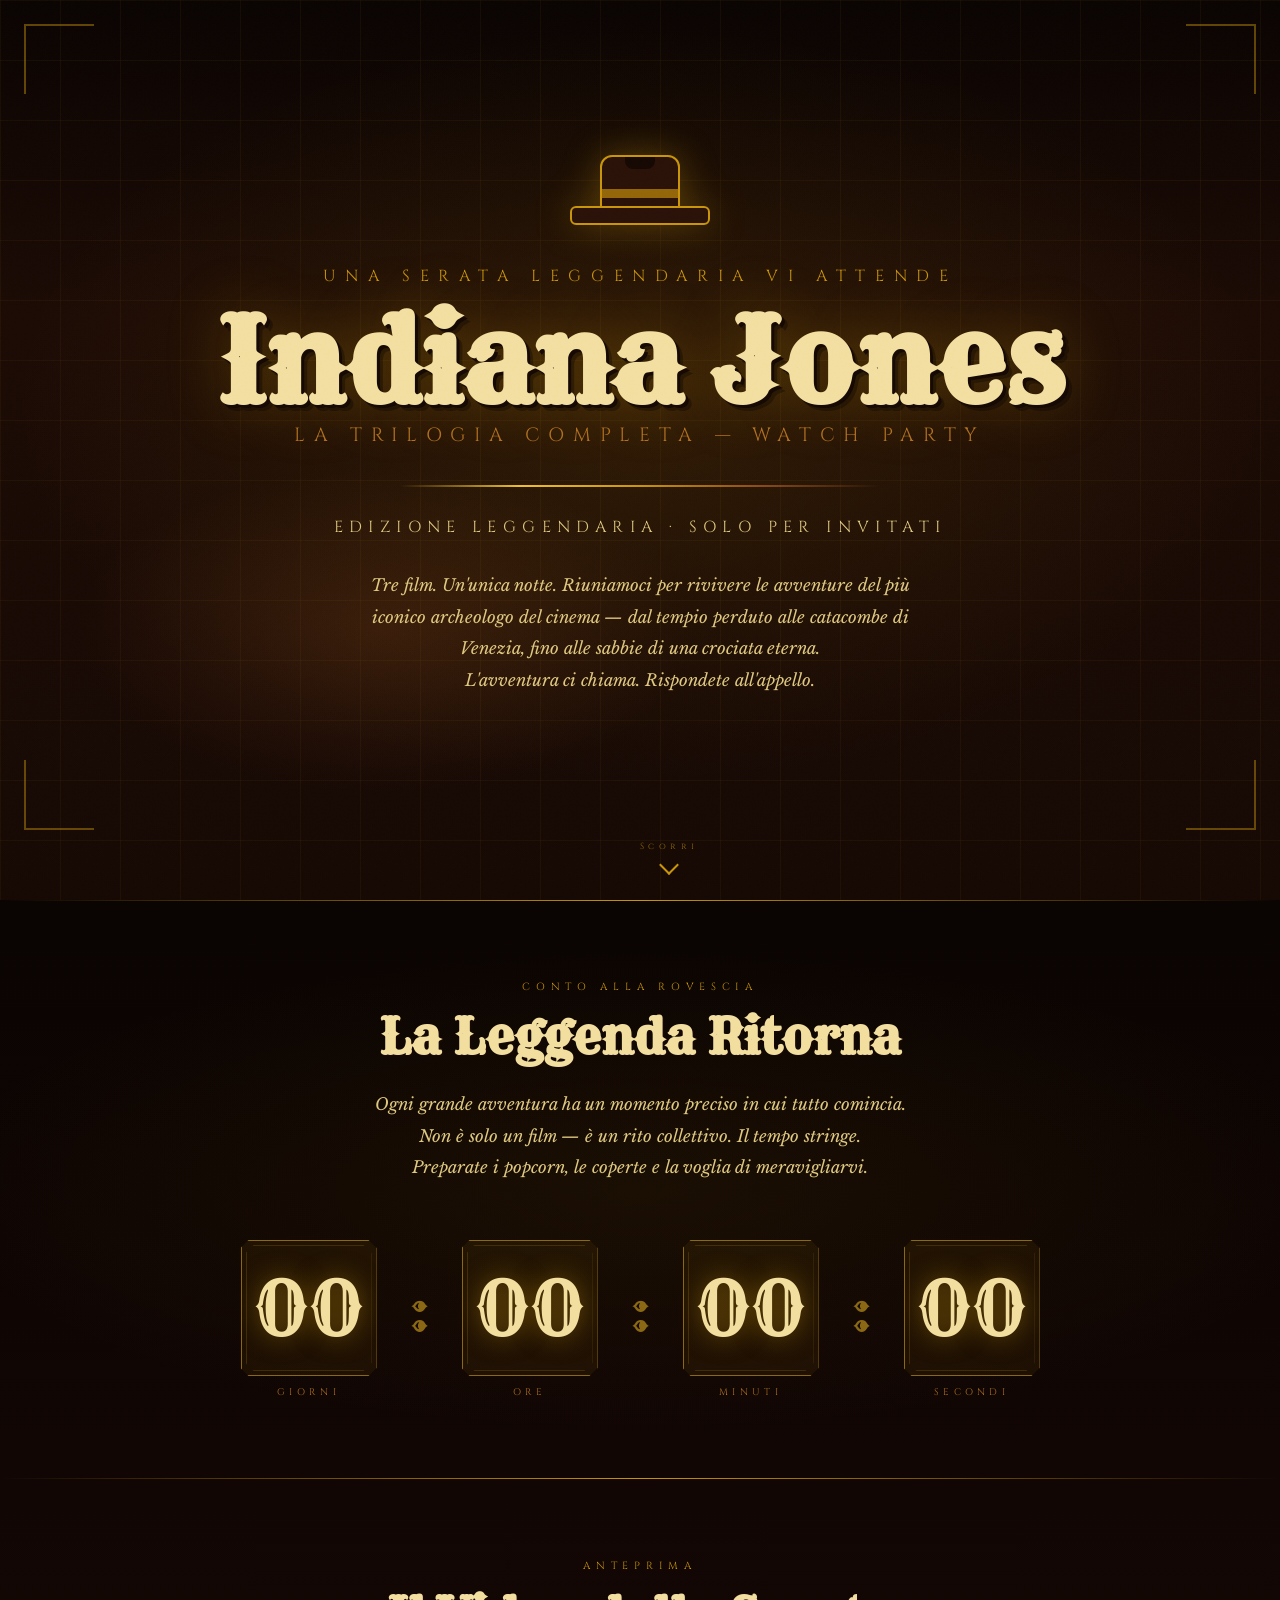
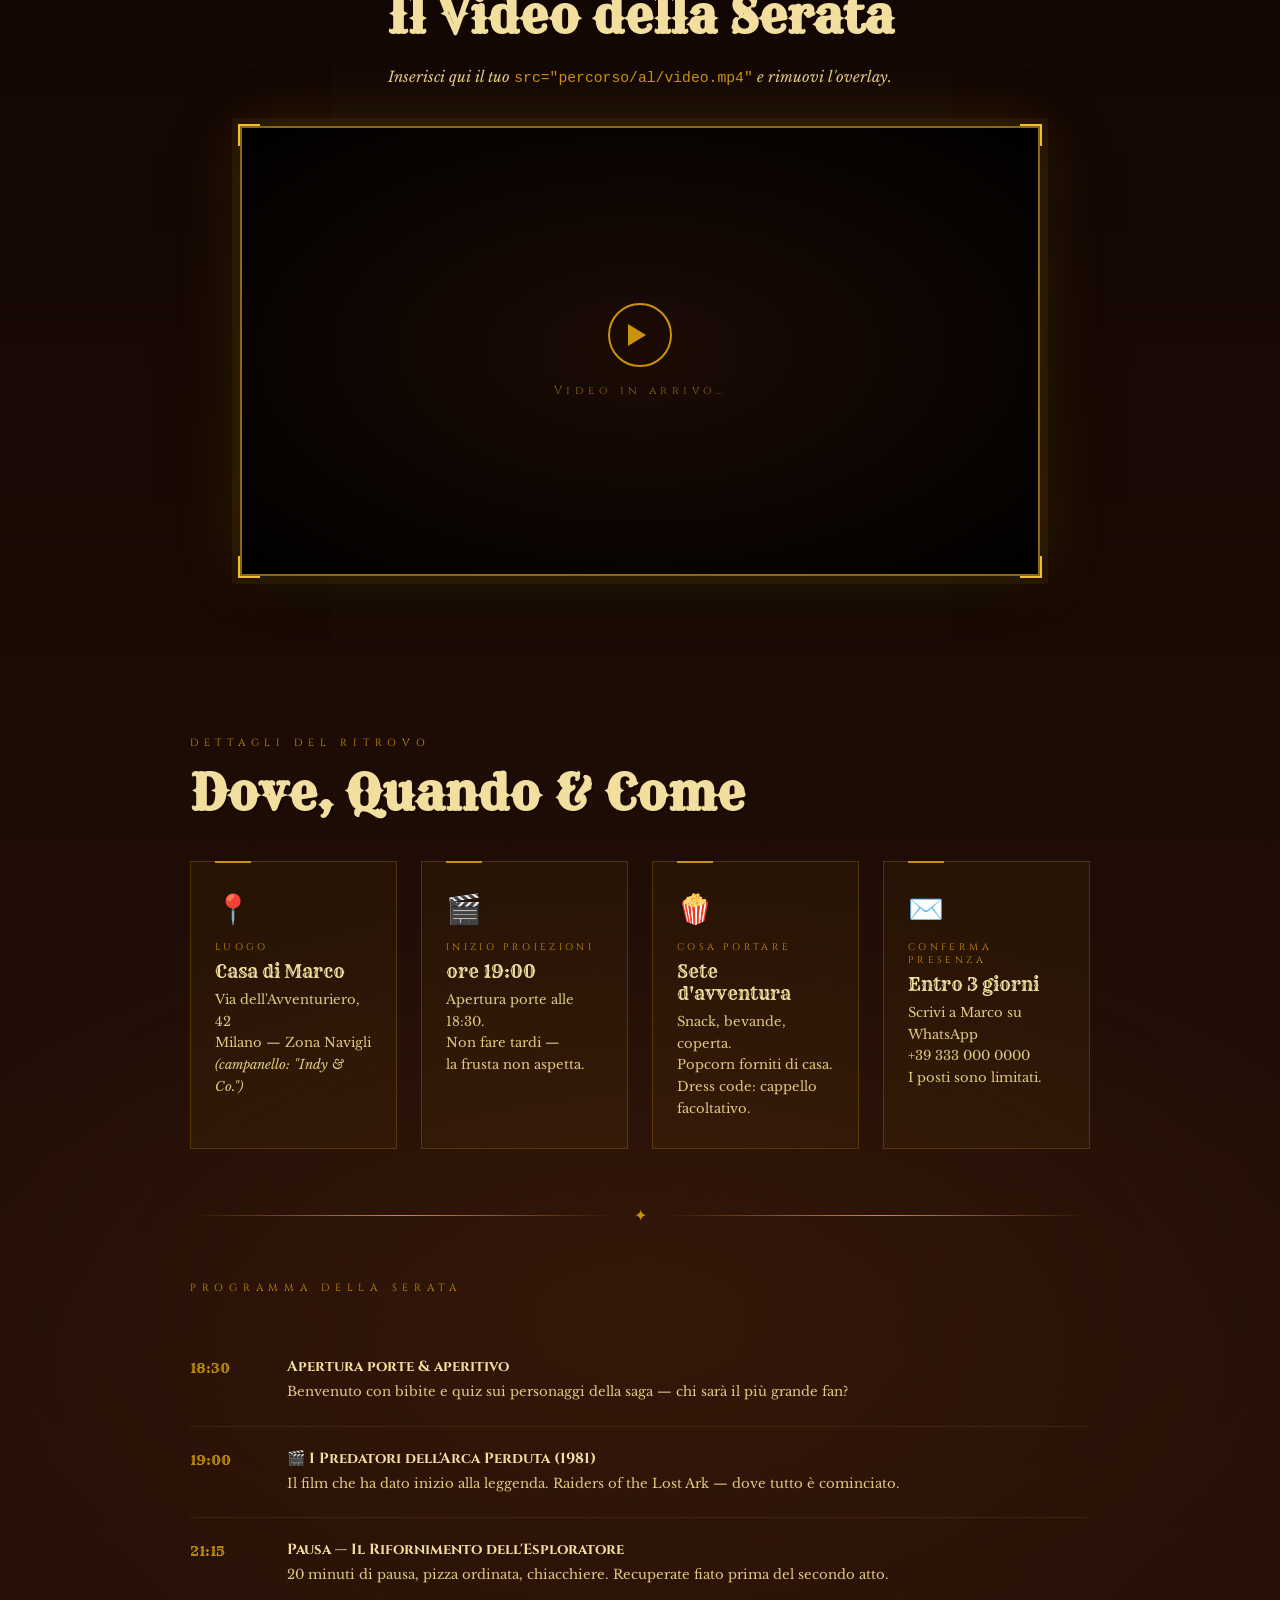
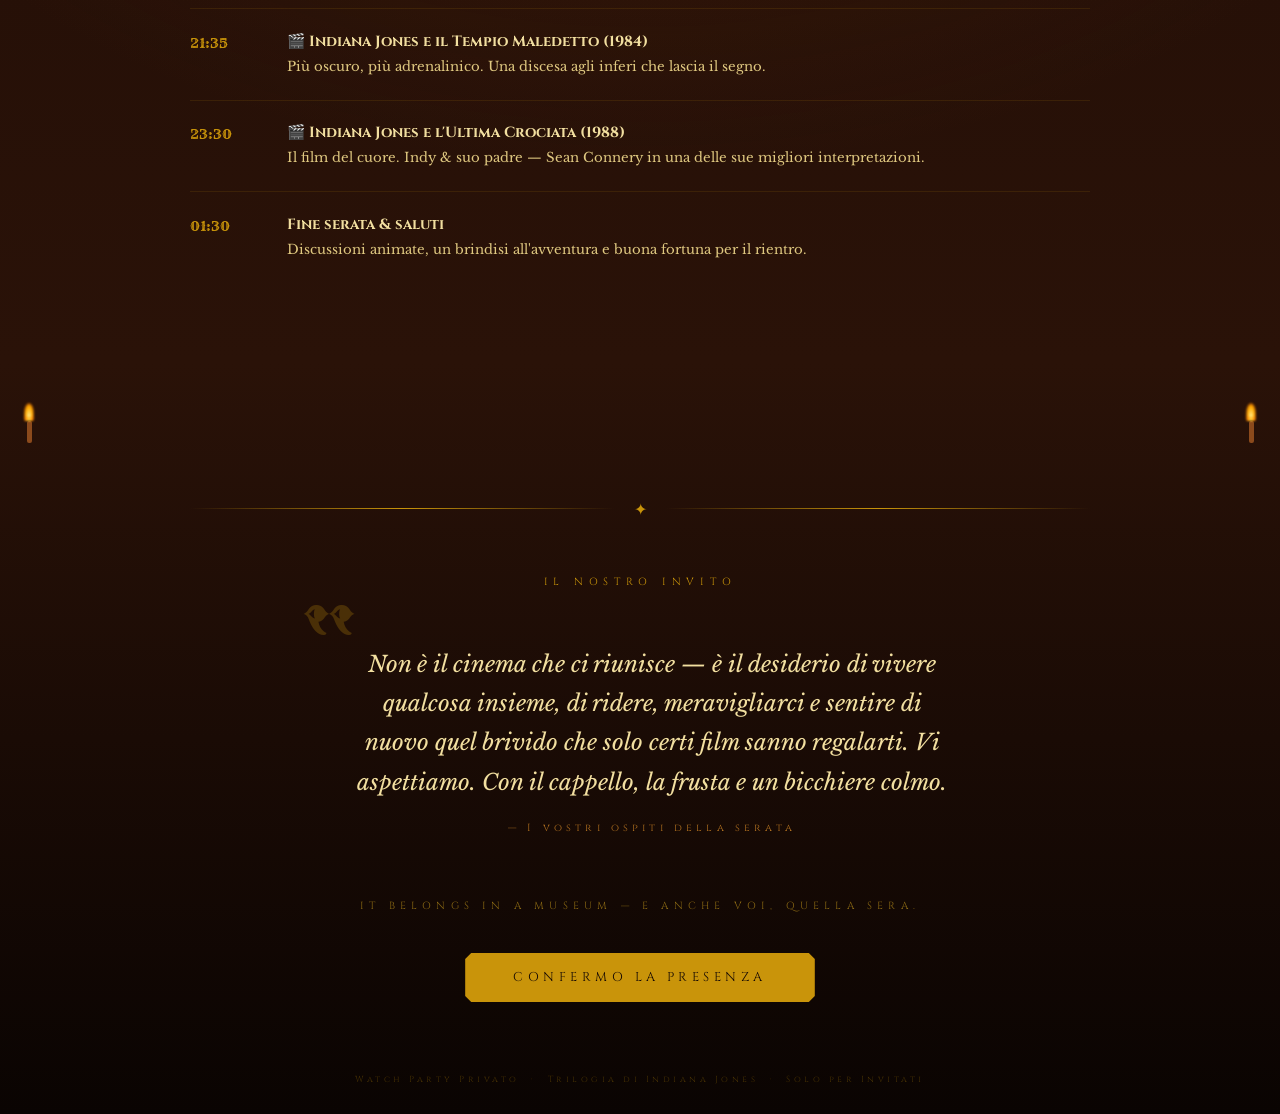
<file: index.html>
<!DOCTYPE html>
<html lang="it">
<head>
<meta charset="UTF-8">
<meta name="viewport" content="width=device-width, initial-scale=1.0">
<title>Indiana Jones — Watch Party della Trilogia</title>
<link rel="preconnect" href="https://fonts.googleapis.com">
<link href="https://fonts.googleapis.com/css2?family=Rye&family=Cinzel:wght@400;600;900&family=Libre+Baskerville:ital,wght@0,400;0,700;1,400&display=swap" rel="stylesheet">

<style>
/* ===================================================
   CSS VARIABLES & RESET
   =================================================== */
:root {
  --parchment:      #F2DFA0;
  --parchment-mid:  #DFC880;
  --parchment-dark: #C9A84C;
  --brown-deep:     #160904;
  --brown-dark:     #2A1208;
  --brown-mid:      #5C2D0E;
  --brown-warm:     #8B4A1C;
  --gold:           #C9940A;
  --gold-bright:    #F0C030;
  --gold-dim:       #8B6914;
  --amber:          #B07020;
  --red-vintage:    #7A1A0A;
  --cream:          #FAF0D4;
  --shadow-deep:    rgba(22, 9, 4, 0.85);
  --glow-gold:      rgba(201, 148, 10, 0.35);
}

*, *::before, *::after { margin: 0; padding: 0; box-sizing: border-box; }

html { scroll-behavior: smooth; font-size: 16px; }

body {
  background: var(--brown-deep);
  color: var(--parchment);
  font-family: 'Libre Baskerville', Georgia, serif;
  overflow-x: hidden;
  cursor: default;
}

/* ===================================================
   GRAIN OVERLAY (tutto lo schermo)
   =================================================== */
body::after {
  content: '';
  position: fixed;
  inset: 0;
  background-image:
    url("data:image/svg+xml,%3Csvg xmlns='http://www.w3.org/2000/svg' width='300' height='300'%3E%3Cfilter id='n'%3E%3CfeTurbulence type='fractalNoise' baseFrequency='0.75' numOctaves='4' stitchTiles='stitch'/%3E%3C/filter%3E%3Crect width='300' height='300' filter='url(%23n)' opacity='0.06'/%3E%3C/svg%3E");
  pointer-events: none;
  z-index: 9998;
  opacity: 0.4;
  mix-blend-mode: overlay;
}

/* ===================================================
   PARTICELLE POLVERE
   =================================================== */
.dust {
  position: fixed;
  inset: 0;
  pointer-events: none;
  z-index: 2;
  overflow: hidden;
}

.dust-mote {
  position: absolute;
  border-radius: 50%;
  background: var(--gold-bright);
  opacity: 0;
  animation: driftUp linear infinite;
}

@keyframes driftUp {
  0%   { transform: translateY(105vh) translateX(0)    scale(0); opacity: 0; }
  5%   { opacity: 0.55; }
  50%  { transform: translateY(50vh)  translateX(25px) scale(1); }
  95%  { opacity: 0.3; }
  100% { transform: translateY(-10vh) translateX(-10px) scale(0.5); opacity: 0; }
}

/* 14 particelle con posizioni e timing diversi */
.dust-mote:nth-child(1)  { left:  8%; width:2px; height:2px; animation-duration:14s; animation-delay:0s; }
.dust-mote:nth-child(2)  { left: 18%; width:3px; height:3px; animation-duration:20s; animation-delay:3s; }
.dust-mote:nth-child(3)  { left: 27%; width:1px; height:1px; animation-duration:11s; animation-delay:7s; }
.dust-mote:nth-child(4)  { left: 36%; width:2px; height:2px; animation-duration:17s; animation-delay:1s; }
.dust-mote:nth-child(5)  { left: 45%; width:3px; height:3px; animation-duration:22s; animation-delay:5s; }
.dust-mote:nth-child(6)  { left: 54%; width:2px; height:2px; animation-duration:16s; animation-delay:9s; }
.dust-mote:nth-child(7)  { left: 62%; width:1px; height:1px; animation-duration:13s; animation-delay:2s; }
.dust-mote:nth-child(8)  { left: 70%; width:2px; height:2px; animation-duration:19s; animation-delay:6s; }
.dust-mote:nth-child(9)  { left: 78%; width:3px; height:3px; animation-duration:15s; animation-delay:4s; }
.dust-mote:nth-child(10) { left: 86%; width:2px; height:2px; animation-duration:21s; animation-delay:8s; }
.dust-mote:nth-child(11) { left: 13%; width:2px; height:2px; animation-duration:18s; animation-delay:11s; }
.dust-mote:nth-child(12) { left: 92%; width:1px; height:1px; animation-duration:12s; animation-delay:13s; }
.dust-mote:nth-child(13) { left: 50%; width:3px; height:3px; animation-duration:24s; animation-delay:16s; }
.dust-mote:nth-child(14) { left: 40%; width:1px; height:1px; animation-duration:10s; animation-delay:18s; }

/* Stelle/croce piccola che ruota */
.star-particle {
  position: absolute;
  color: var(--gold);
  font-size: 10px;
  opacity: 0;
  animation: starDrift linear infinite;
  pointer-events: none;
}

@keyframes starDrift {
  0%   { transform: translateY(100vh) rotate(0deg);   opacity: 0; }
  10%  { opacity: 0.5; }
  90%  { opacity: 0.2; }
  100% { transform: translateY(-10vh) rotate(360deg); opacity: 0; }
}

.star-particle:nth-child(15) { left:22%; animation-duration:25s; animation-delay:4s;  }
.star-particle:nth-child(16) { left:68%; animation-duration:30s; animation-delay:12s; }
.star-particle:nth-child(17) { left:44%; animation-duration:22s; animation-delay:20s; }

/* ===================================================
   HERO
   =================================================== */
.hero {
  position: relative;
  min-height: 100vh;
  display: flex;
  flex-direction: column;
  align-items: center;
  justify-content: center;
  text-align: center;
  padding: 3rem 2rem 6rem;
  background:
    radial-gradient(ellipse 70% 60% at 50% 45%, rgba(201,148,10,.12) 0%, transparent 70%),
    radial-gradient(ellipse 40% 30% at 30% 70%, rgba(139,74,28,.25) 0%, transparent 60%),
    linear-gradient(180deg, #0A0402 0%, #1C0B05 35%, #160904 100%);
  overflow: hidden;
  z-index: 1;
}

/* Linee mappa animate in background */
.hero::before {
  content: '';
  position: absolute;
  inset: 0;
  background-image:
    linear-gradient(rgba(201,148,10,.06) 1px, transparent 1px),
    linear-gradient(90deg, rgba(201,148,10,.06) 1px, transparent 1px);
  background-size: 60px 60px;
  animation: gridShift 30s linear infinite;
  pointer-events: none;
}

@keyframes gridShift {
  0%   { background-position: 0 0; }
  100% { background-position: 60px 60px; }
}

/* Angoli decorativi */
.corner { position: absolute; width: 70px; height: 70px; border-color: var(--gold); border-style: solid; opacity: .45; }
.corner.tl { top:24px; left:24px;  border-width:2px 0 0 2px; }
.corner.tr { top:24px; right:24px; border-width:2px 2px 0 0; }
.corner.bl { bottom:70px; left:24px;  border-width:0 0 2px 2px; }
.corner.br { bottom:70px; right:24px; border-width:0 2px 2px 0; }

/* Cappello CSS */
.hat {
  width: 140px; height: 70px;
  position: relative;
  margin: 0 auto 2.5rem;
  animation: hatFloat 5s ease-in-out infinite;
  filter: drop-shadow(0 0 18px var(--glow-gold));
}
.hat-crown {
  position: absolute; bottom:17px; left:50%; transform:translateX(-50%);
  width: 80px; height: 53px;
  background: var(--brown-dark);
  border: 2px solid var(--gold);
  border-radius: 12px 12px 0 0;
}
.hat-indent {
  position: absolute; top:0; left:50%; transform:translateX(-50%);
  width: 30px; height: 12px;
  background: var(--brown-deep);
  border-radius: 0 0 8px 8px;
}
.hat-band {
  position: absolute; bottom:27px; left:50%; transform:translateX(-50%);
  width: 80px; height: 9px;
  background: var(--gold); opacity:.65;
}
.hat-brim {
  position: absolute; bottom:0; left:0;
  width: 140px; height: 19px;
  background: var(--brown-dark);
  border: 2px solid var(--gold);
  border-radius: 6px;
}

@keyframes hatFloat {
  0%,100% { transform: translateY(0) rotate(-3deg); }
  50%      { transform: translateY(-10px) rotate(3deg); }
}

/* Testi hero */
.hero-eyebrow {
  font-family: 'Cinzel', serif;
  font-size: clamp(.6rem,.9vw+.4rem,.8rem);
  letter-spacing: .6em;
  text-transform: uppercase;
  color: var(--gold);
  margin-bottom: 1.2rem;
  opacity: 0;
  animation: revealDown .9s ease forwards .2s;
}

.hero-title {
  font-family: 'Rye', cursive;
  font-size: clamp(3.2rem, 9vw, 8rem);
  line-height: .95;
  color: var(--parchment);
  text-shadow:
    3px 3px 0 var(--brown-deep),
    6px 6px 0 rgba(0,0,0,.3),
    0 0 60px rgba(201,148,10,.3);
  margin-bottom: .4rem;
  opacity: 0;
  animation: revealDown .9s ease forwards .45s;
}

.hero-trilogy {
  font-family: 'Cinzel', serif;
  font-size: clamp(.8rem, 1.8vw, 1.2rem);
  letter-spacing: .45em;
  color: var(--amber);
  text-transform: uppercase;
  margin-bottom: .5rem;
  opacity: 0;
  animation: revealDown .9s ease forwards .65s;
}

/* La linea-frusta */
.whip {
  width: 0;
  height: 2px;
  max-width: 480px;
  background: linear-gradient(90deg, transparent, var(--gold-bright), var(--gold), var(--brown-warm), transparent);
  margin: 1.8rem auto;
  animation: whipCrack 1.2s cubic-bezier(.22,1,.36,1) forwards 1.1s;
}
@keyframes whipCrack {
  0%   { width:0; }
  60%  { width:110%; }
  100% { width:60%; }
}

.hero-subtitle {
  font-family: 'Cinzel', serif;
  font-size: clamp(.75rem,1.4vw,1rem);
  letter-spacing: .4em;
  color: var(--parchment-mid);
  text-transform: uppercase;
  margin-bottom: 2rem;
  opacity: 0;
  animation: revealUp .9s ease forwards .85s;
}

.hero-intro {
  max-width: 580px;
  font-size: clamp(.9rem, 1.3vw, 1.05rem);
  line-height: 1.9;
  color: var(--parchment-mid);
  font-style: italic;
  opacity: 0;
  animation: revealUp .9s ease forwards 1.1s;
}

/* Scroll cue */
.scroll-cue {
  position: absolute; bottom:28px; left:50%; transform:translateX(-50%);
  display:flex; flex-direction:column; align-items:center; gap:6px;
  opacity:0; animation: revealUp .9s ease forwards 1.8s;
}
.scroll-cue span {
  font-family:'Cinzel',serif; font-size:.55rem; letter-spacing:.5em; color:var(--gold); opacity:.7;
}
.arrow-down {
  width:14px; height:14px;
  border-right:2px solid var(--gold); border-bottom:2px solid var(--gold);
  transform:rotate(45deg);
  animation: bounce 1.6s ease-in-out infinite;
}
@keyframes bounce { 0%,100%{transform:rotate(45deg) translateY(0)} 50%{transform:rotate(45deg) translateY(6px)} }

@keyframes revealDown {
  from { opacity:0; transform:translateY(-18px); }
  to   { opacity:1; transform:translateY(0); }
}
@keyframes revealUp {
  from { opacity:0; transform:translateY(18px); }
  to   { opacity:1; transform:translateY(0); }
}

/* ===================================================
   UTILITÀ SEZIONI
   =================================================== */
section { position:relative; padding:5rem 2rem; }

.section-inner { max-width:900px; margin:0 auto; }

.eyebrow {
  display:block;
  font-family:'Cinzel', serif;
  font-size:.65rem; letter-spacing:.55em; text-transform:uppercase;
  color:var(--gold); margin-bottom:1rem;
}

.s-title {
  font-family:'Rye', cursive;
  font-size:clamp(1.8rem,4vw,3rem);
  color:var(--parchment);
  text-shadow:2px 2px 0 var(--brown-deep);
  margin-bottom:1.5rem;
  line-height:1.15;
}

/* Divisore con ornamento */
.ornament {
  display:flex; align-items:center; gap:1.2rem;
  margin: 3.5rem 0;
}
.ornament-line { flex:1; height:1px; background:linear-gradient(90deg,transparent,var(--gold),transparent); }
.ornament-gem  { color:var(--gold); font-size:1rem; }

/* ===================================================
   COUNTDOWN
   =================================================== */
.countdown-section {
  background:
    radial-gradient(ellipse 80% 60% at 50% 50%, rgba(201,148,10,.07) 0%, transparent 70%),
    linear-gradient(180deg, #0A0402 0%, #110604 100%);
  text-align:center;
}
.countdown-section::before {
  content:'';
  position:absolute; top:0; left:0; right:0; height:1px;
  background:linear-gradient(90deg,transparent,var(--gold),transparent);
}
.countdown-section::after {
  content:'';
  position:absolute; bottom:0; left:0; right:0; height:1px;
  background:linear-gradient(90deg,transparent,var(--gold),transparent);
}

.countdown-intro {
  font-style:italic; color:var(--parchment-mid);
  font-size:clamp(.9rem,1.3vw,1.05rem); line-height:1.9;
  max-width:560px; margin:0 auto 3.5rem;
}

.countdown-grid {
  display:flex; justify-content:center;
  gap:clamp(.4rem,2.5vw,2rem);
  flex-wrap:wrap;
  align-items:center;
}

.cd-item {
  display:flex; flex-direction:column; align-items:center; gap:.6rem;
}

.cd-box {
  font-family:'Rye', cursive;
  font-size:clamp(2.4rem,6vw,5.2rem);
  color:var(--parchment);
  width:clamp(82px,14vw,136px);
  height:clamp(82px,14vw,136px);
  display:flex; align-items:center; justify-content:center;
  position:relative;
  background:rgba(201,148,10,.07);
  border:1px solid var(--gold-dim);
  text-shadow:0 0 25px rgba(201,148,10,.5);
  /* clip angoli */
  clip-path: polygon(8px 0%, calc(100% - 8px) 0%, 100% 8px, 100% calc(100% - 8px), calc(100% - 8px) 100%, 8px 100%, 0% calc(100% - 8px), 0% 8px);
  animation: tickGlow 1s ease-in-out infinite alternate;
  transition: transform .1s;
}

.cd-box.tick {
  animation: tickPop .15s ease, tickGlow 1s ease-in-out infinite alternate .15s;
}

@keyframes tickGlow {
  from { box-shadow:0 0 15px rgba(201,148,10,.15), inset 0 0 15px rgba(201,148,10,.04); }
  to   { box-shadow:0 0 35px rgba(201,148,10,.32), inset 0 0 30px rgba(201,148,10,.10); }
}
@keyframes tickPop {
  0%  { transform:scale(1); }
  40% { transform:scale(1.06); }
  100%{ transform:scale(1); }
}

.cd-box::before {
  content:'';
  position:absolute; inset:4px;
  border:1px solid rgba(201,148,10,.2);
  clip-path:inherit;
  pointer-events:none;
}

.cd-label {
  font-family:'Cinzel', serif;
  font-size:.6rem; letter-spacing:.45em; text-transform:uppercase;
  color:var(--amber);
}

.cd-sep {
  font-family:'Rye', cursive;
  font-size:clamp(1.8rem,5vw,4rem);
  color:var(--gold-dim);
  margin-bottom:1.4rem;
  animation:sepBlink 1s step-end infinite;
}
@keyframes sepBlink { 0%,100%{opacity:1} 50%{opacity:.15} }

/* ===================================================
   VIDEO
   =================================================== */
.video-section {
  background:linear-gradient(180deg, #110604 0%, #1C0B05 100%);
  text-align:center;
}

.video-frame {
  position:relative;
  max-width:800px; margin:2.5rem auto 0;
  aspect-ratio:16/9;
  background:#000;
  border:2px solid var(--gold-dim);
  box-shadow:
    0 0 0 8px rgba(201,148,10,.07),
    0 0 60px rgba(201,148,10,.18),
    0 30px 60px rgba(0,0,0,.6);
}

/* angoletti del frame */
.video-frame .vc { position:absolute; width:22px; height:22px; border-color:var(--gold-bright); border-style:solid; z-index:3; }
.video-frame .vc.tl { top:-4px; left:-4px;  border-width:2px 0 0 2px; }
.video-frame .vc.tr { top:-4px; right:-4px; border-width:2px 2px 0 0; }
.video-frame .vc.bl { bottom:-4px; left:-4px;  border-width:0 0 2px 2px; }
.video-frame .vc.br { bottom:-4px; right:-4px; border-width:0 2px 2px 0; }

.video-frame video {
  width:100%; height:100%; object-fit:cover; display:block;
}

/* Overlay placeholder */
.video-overlay {
  position:absolute; inset:0;
  display:flex; flex-direction:column; align-items:center; justify-content:center;
  background:radial-gradient(ellipse at center, #1C0B05 0%, #000 100%);
  transition:opacity .4s;
  pointer-events:none;
  z-index:2;
}
.video-overlay.hidden { opacity:0; }

.play-ring {
  width:64px; height:64px;
  border:2px solid var(--gold);
  border-radius:50%;
  display:flex; align-items:center; justify-content:center;
  margin-bottom:1rem;
  animation:playPulse 2s ease-in-out infinite;
}
.play-ring::after {
  content:'';
  border:11px solid transparent;
  border-left:18px solid var(--gold);
  margin-left:5px;
}
@keyframes playPulse {
  0%,100%{box-shadow:0 0 0 0 rgba(201,148,10,.45)}
  50%    {box-shadow:0 0 0 16px rgba(201,148,10,0)}
}

.video-overlay p {
  font-family:'Cinzel', serif;
  font-size:.7rem; letter-spacing:.4em; color:var(--gold-dim);
}

/* ===================================================
   DETTAGLI
   =================================================== */
.details-section {
  background:
    radial-gradient(ellipse 90% 50% at 50% 50%, rgba(92,45,14,.3) 0%, transparent 70%),
    linear-gradient(180deg, #1C0B05 0%, #2A1208 100%);
}

.cards-grid {
  display:grid;
  grid-template-columns:repeat(auto-fit, minmax(200px,1fr));
  gap:1.5rem; margin-top:2.5rem;
}

.card {
  background:rgba(201,148,10,.05);
  border:1px solid rgba(201,148,10,.25);
  padding:1.8rem 1.5rem;
  position:relative;
  transition:background .3s, transform .3s, box-shadow .3s;
}
.card::before {
  content:''; position:absolute; top:-1px; left:1.5rem;
  width:36px; height:2px; background:var(--gold);
}
.card:hover {
  background:rgba(201,148,10,.1);
  transform:translateY(-4px);
  box-shadow:0 14px 40px rgba(0,0,0,.4);
}

.card-icon { font-size:1.8rem; margin-bottom:.9rem; display:block; }

.card-label {
  font-family:'Cinzel',serif;
  font-size:.6rem; letter-spacing:.35em; text-transform:uppercase;
  color:var(--gold); margin-bottom:.4rem; display:block;
}

.card-value {
  font-family:'Rye', cursive;
  font-size:1.1rem; color:var(--parchment);
  margin-bottom:.4rem;
}

.card-sub {
  font-size:.82rem; color:var(--parchment-mid);
  line-height:1.65;
}

/* Programma */
.program { margin-top:2.5rem; }

.prog-row {
  display:flex; gap:2rem; padding:1.4rem 0;
  border-bottom:1px solid rgba(201,148,10,.12);
  align-items:flex-start;
}
.prog-row:last-child { border-bottom:none; }

.prog-time {
  font-family:'Rye', cursive;
  color:var(--gold); font-size:.85rem;
  min-width:65px; padding-top:3px; flex-shrink:0;
}

.prog-info h4 {
  font-family:'Cinzel', serif;
  font-size:.92rem; color:var(--parchment);
  margin-bottom:.3rem;
}
.prog-info p {
  font-size:.83rem; color:var(--parchment-mid); line-height:1.65;
}

/* ===================================================
   CHIUSURA
   =================================================== */
.closing-section {
  background:linear-gradient(180deg, #2A1208 0%, #0A0402 100%);
  text-align:center;
  padding-bottom:7rem;
}

.quote-block {
  position:relative;
  max-width:680px; margin:0 auto 2rem;
  padding:2.5rem 2rem 2rem 3.5rem;
}
.quote-block::before {
  content:'\201C';
  position:absolute; top:-10px; left:0;
  font-family:'Rye', cursive;
  font-size:6rem; color:var(--gold); opacity:.25;
  line-height:1;
}

.quote-text {
  font-family:'Libre Baskerville', serif;
  font-size:clamp(1.05rem,2vw,1.4rem);
  font-style:italic; line-height:1.75;
  color:var(--parchment);
}

.quote-sig {
  font-family:'Cinzel',serif;
  font-size:.65rem; letter-spacing:.4em;
  color:var(--amber); margin-top:1.2rem; display:block;
}

.tagline {
  font-family:'Cinzel',serif;
  font-size:.65rem; letter-spacing:.5em; text-transform:uppercase;
  color:var(--gold-dim); margin-bottom:2.5rem;
}

.cta-btn {
  display:inline-block;
  font-family:'Cinzel', serif;
  font-size:.8rem; letter-spacing:.35em; text-transform:uppercase;
  color:var(--brown-deep);
  background:var(--gold);
  padding:1rem 3rem;
  border:none; cursor:pointer;
  text-decoration:none;
  position:relative;
  transition:background .3s, box-shadow .3s;
  clip-path:polygon(6px 0%,calc(100% - 6px) 0%,100% 6px,100% calc(100% - 6px),calc(100% - 6px) 100%,6px 100%,0% calc(100% - 6px),0% 6px);
}
.cta-btn::before {
  content:''; position:absolute; inset:-5px;
  border:1px solid var(--gold); opacity:0;
  transition:opacity .3s;
  clip-path:inherit;
}
.cta-btn:hover { background:var(--gold-bright); box-shadow:0 0 40px rgba(201,148,10,.5); }
.cta-btn:hover::before { opacity:1; }

/* Footer */
.site-footer {
  position:absolute; bottom:1.8rem; left:0; right:0; text-align:center;
}
.site-footer p {
  font-family:'Cinzel',serif; font-size:.55rem;
  letter-spacing:.4em; color:rgba(201,148,10,.3);
}

/* Torcia flickering — elemento decorativo */
.torch {
  position:absolute;
  display:flex; flex-direction:column; align-items:center;
  pointer-events:none;
}
.torch-flame {
  width:10px; height:18px;
  background:radial-gradient(ellipse at bottom, #ffdd44 0%, #ff8800 50%, transparent 100%);
  border-radius:50% 50% 20% 20%;
  animation:flicker 1.5s ease-in-out infinite alternate;
  filter:blur(1px);
}
.torch-flame::after {
  content:''; position:absolute; top:2px; left:1px;
  width:8px; height:12px;
  background:radial-gradient(ellipse at bottom, #fff5a0 0%, #ffaa00 60%, transparent 100%);
  border-radius:50% 50% 20% 20%;
  animation:flicker2 1.1s ease-in-out infinite alternate-reverse;
  filter:blur(.5px);
}
.torch-handle { width:5px; height:22px; background:var(--brown-warm); border-radius:2px; }

@keyframes flicker  { 0%{transform:scaleX(1)   scaleY(1)   rotate(-2deg)} 100%{transform:scaleX(.8) scaleY(1.1) rotate(3deg)} }
@keyframes flicker2 { 0%{transform:scaleX(1.1) scaleY(.9)} 100%{transform:scaleX(.9) scaleY(1.2)} }

.torch-left  { top:40px; left:24px;  }
.torch-right { top:40px; right:24px; }

/* ===================================================
   RESPONSIVE
   =================================================== */
@media (max-width:640px) {
  .corner { display:none; }
  .cd-sep  { display:none; }
  .countdown-grid { gap:.4rem; }
  .cd-box { font-size:2.2rem; width:72px; height:72px; }
  .prog-row { flex-direction:column; gap:.4rem; }
  .prog-time { min-width:auto; }
  section { padding:4rem 1.2rem; }
  .quote-block { padding:2rem 1rem 1.5rem 2.5rem; }
  .torch { display:none; }
}

@media (max-width:400px) {
  .hero-title { font-size:2.6rem; }
  .cd-box { font-size:1.8rem; width:62px; height:62px; }
}
</style>
</head>
<body>

<!-- PARTICELLE -->
<div class="dust" aria-hidden="true">
  <div class="dust-mote"></div><div class="dust-mote"></div><div class="dust-mote"></div>
  <div class="dust-mote"></div><div class="dust-mote"></div><div class="dust-mote"></div>
  <div class="dust-mote"></div><div class="dust-mote"></div><div class="dust-mote"></div>
  <div class="dust-mote"></div><div class="dust-mote"></div><div class="dust-mote"></div>
  <div class="dust-mote"></div><div class="dust-mote"></div>
  <div class="star-particle">✦</div>
  <div class="star-particle">✦</div>
  <div class="star-particle">✦</div>
</div>

<!-- ===================== HERO ===================== -->
<section class="hero">
  <div class="corner tl" aria-hidden="true"></div>
  <div class="corner tr" aria-hidden="true"></div>
  <div class="corner bl" aria-hidden="true"></div>
  <div class="corner br" aria-hidden="true"></div>

  <div class="hat" aria-hidden="true">
    <div class="hat-crown"><div class="hat-indent"></div></div>
    <div class="hat-band"></div>
    <div class="hat-brim"></div>
  </div>

  <p class="hero-eyebrow">Una serata leggendaria vi attende</p>

  <h1 class="hero-title">Indiana Jones</h1>
  <p class="hero-trilogy">La Trilogia Completa — Watch Party</p>

  <div class="whip" aria-hidden="true"></div>

  <p class="hero-subtitle">Edizione Leggendaria · Solo per Invitati</p>

  <p class="hero-intro">
    Tre film. Un'unica notte. Riuniamoci per rivivere le avventure del più iconico 
    archeologo del cinema — dal tempio perduto alle catacombe di Venezia, 
    fino alle sabbie di una crociata eterna.<br>
    L'avventura ci chiama. Rispondete all'appello.
  </p>

  <div class="scroll-cue" aria-hidden="true">
    <span>Scorri</span>
    <div class="arrow-down"></div>
  </div>
</section>

<!-- ===================== COUNTDOWN ===================== -->
<section class="countdown-section">
  <div class="section-inner">
    <span class="eyebrow">Conto alla rovescia</span>
    <h2 class="s-title">La Leggenda Ritorna</h2>

    <p class="countdown-intro">
      Ogni grande avventura ha un momento preciso in cui tutto comincia.<br>
      Non è solo un film — è un rito collettivo. Il tempo stringe.<br>
      Preparate i popcorn, le coperte e la voglia di meravigliarvi.
    </p>

    <div class="countdown-grid">
      <div class="cd-item">
        <div class="cd-box" id="cd-days">00</div>
        <span class="cd-label">Giorni</span>
      </div>
      <div class="cd-sep">:</div>
      <div class="cd-item">
        <div class="cd-box" id="cd-hours">00</div>
        <span class="cd-label">Ore</span>
      </div>
      <div class="cd-sep">:</div>
      <div class="cd-item">
        <div class="cd-box" id="cd-min">00</div>
        <span class="cd-label">Minuti</span>
      </div>
      <div class="cd-sep">:</div>
      <div class="cd-item">
        <div class="cd-box" id="cd-sec">00</div>
        <span class="cd-label">Secondi</span>
      </div>
    </div>
  </div>
</section>

<!-- ===================== VIDEO ===================== -->
<section class="video-section">
  <div class="section-inner">
    <span class="eyebrow">Anteprima</span>
    <h2 class="s-title">Il Video della Serata</h2>
    <p style="color:var(--parchment-mid);font-style:italic;margin-bottom:.5rem;font-size:.92rem;">
      Inserisci qui il tuo <code style="color:var(--gold);font-style:normal">src="percorso/al/video.mp4"</code> e rimuovi l'overlay.
    </p>

    <div class="video-frame">
      <div class="vc tl"></div><div class="vc tr"></div>
      <div class="vc bl"></div><div class="vc br"></div>

      <!-- ▼ Aggiungi src= al tag source quando hai il file video ▼ -->
      <video id="main-video" controls preload="metadata">
        <source src="" type="video/mp4">
        Il tuo browser non supporta l&rsquo;elemento <code>video</code> HTML5.
      </video>

      <div class="video-overlay" id="video-overlay">
        <div class="play-ring" aria-hidden="true"></div>
        <p>Video in arrivo&hellip;</p>
      </div>
    </div>
  </div>
</section>

<!-- ===================== DETTAGLI ===================== -->
<section class="details-section">
  <div class="section-inner">
    <span class="eyebrow">Dettagli del ritrovo</span>
    <h2 class="s-title">Dove, Quando &amp; Come</h2>

    <div class="cards-grid">
      <div class="card">
        <span class="card-icon">📍</span>
        <span class="card-label">Luogo</span>
        <p class="card-value">Casa di Marco</p>
        <p class="card-sub">Via dell'Avventuriero, 42<br>Milano — Zona Navigli<br><em>(campanello: "Indy &amp; Co.")</em></p>
      </div>
      <div class="card">
        <span class="card-icon">🎬</span>
        <span class="card-label">Inizio Proiezioni</span>
        <p class="card-value">ore 19:00</p>
        <p class="card-sub">Apertura porte alle 18:30.<br>Non fare tardi —<br>la frusta non aspetta.</p>
      </div>
      <div class="card">
        <span class="card-icon">🍿</span>
        <span class="card-label">Cosa portare</span>
        <p class="card-value">Sete d'avventura</p>
        <p class="card-sub">Snack, bevande, coperta.<br>Popcorn forniti di casa.<br>Dress code: cappello facoltativo.</p>
      </div>
      <div class="card">
        <span class="card-icon">✉️</span>
        <span class="card-label">Conferma presenza</span>
        <p class="card-value">Entro 3 giorni</p>
        <p class="card-sub">Scrivi a Marco su WhatsApp<br>+39 333 000 0000<br>I posti sono limitati.</p>
      </div>
    </div>

    <div class="ornament">
      <div class="ornament-line"></div>
      <span class="ornament-gem">✦</span>
      <div class="ornament-line"></div>
    </div>

    <span class="eyebrow">Programma della serata</span>

    <div class="program">
      <div class="prog-row">
        <span class="prog-time">18:30</span>
        <div class="prog-info">
          <h4>Apertura porte &amp; aperitivo</h4>
          <p>Benvenuto con bibite e quiz sui personaggi della saga — chi sarà il più grande fan?</p>
        </div>
      </div>
      <div class="prog-row">
        <span class="prog-time">19:00</span>
        <div class="prog-info">
          <h4>🎬 I Predatori dell'Arca Perduta (1981)</h4>
          <p>Il film che ha dato inizio alla leggenda. Raiders of the Lost Ark — dove tutto è cominciato.</p>
        </div>
      </div>
      <div class="prog-row">
        <span class="prog-time">21:15</span>
        <div class="prog-info">
          <h4>Pausa — Il Rifornimento dell'Esploratore</h4>
          <p>20 minuti di pausa, pizza ordinata, chiacchiere. Recuperate fiato prima del secondo atto.</p>
        </div>
      </div>
      <div class="prog-row">
        <span class="prog-time">21:35</span>
        <div class="prog-info">
          <h4>🎬 Indiana Jones e il Tempio Maledetto (1984)</h4>
          <p>Più oscuro, più adrenalinico. Una discesa agli inferi che lascia il segno.</p>
        </div>
      </div>
      <div class="prog-row">
        <span class="prog-time">23:30</span>
        <div class="prog-info">
          <h4>🎬 Indiana Jones e l'Ultima Crociata (1988)</h4>
          <p>Il film del cuore. Indy &amp; suo padre — Sean Connery in una delle sue migliori interpretazioni.</p>
        </div>
      </div>
      <div class="prog-row">
        <span class="prog-time">01:30</span>
        <div class="prog-info">
          <h4>Fine serata &amp; saluti</h4>
          <p>Discussioni animate, un brindisi all'avventura e buona fortuna per il rientro.</p>
        </div>
      </div>
    </div>
  </div>
</section>

<!-- ===================== CHIUSURA ===================== -->
<section class="closing-section">
  <div class="section-inner">
    <div class="ornament">
      <div class="ornament-line"></div>
      <span class="ornament-gem">✦</span>
      <div class="ornament-line"></div>
    </div>

    <!-- Torce CSS decorative -->
    <div class="torch torch-left" aria-hidden="true">
      <div class="torch-flame"></div>
      <div class="torch-handle"></div>
    </div>
    <div class="torch torch-right" aria-hidden="true">
      <div class="torch-flame"></div>
      <div class="torch-handle"></div>
    </div>

    <span class="eyebrow">Il nostro invito</span>

    <div class="quote-block">
      <p class="quote-text">
        Non è il cinema che ci riunisce — è il desiderio di vivere qualcosa insieme,
        di ridere, meravigliarci e sentire di nuovo quel brivido che solo certi film
        sanno regalarti. Vi aspettiamo. Con il cappello, la frusta e un bicchiere colmo.
      </p>
      <span class="quote-sig">— I vostri ospiti della serata</span>
    </div>

    <p class="tagline">It belongs in a museum — e anche voi, quella sera.</p>

    <a class="cta-btn" href="https://wa.me/393330000000" target="_blank" rel="noopener">
      Confermo la Presenza
    </a>
  </div>

  <footer class="site-footer">
    <p>Watch Party Privato &nbsp;·&nbsp; Trilogia di Indiana Jones &nbsp;·&nbsp; Solo per Invitati</p>
  </footer>
</section>

<!-- ===================================================
     JAVASCRIPT
     =================================================== -->
<script>
/* ----- COUNTDOWN ----- */
(function () {
  const TARGET = new Date('2026-07-21T18:30:00');

  const el = {
    days:  document.getElementById('cd-days'),
    hours: document.getElementById('cd-hours'),
    min:   document.getElementById('cd-min'),
    sec:   document.getElementById('cd-sec'),
  };

  let prevSec = -1;

  function pad(n) { return String(n).padStart(2, '0'); }

  function tick() {
    const now  = new Date();
    const diff = TARGET - now;

    if (diff <= 0) {
      Object.values(el).forEach(e => e.textContent = '00');
      return;
    }

    const d = Math.floor(diff / 864e5);
    const h = Math.floor((diff % 864e5) / 36e5);
    const m = Math.floor((diff % 36e5)  / 6e4);
    const s = Math.floor((diff % 6e4)   / 1e3);

    el.days.textContent  = pad(d);
    el.hours.textContent = pad(h);
    el.min.textContent   = pad(m);
    el.sec.textContent   = pad(s);

    /* animazione pop ogni secondo */
    if (s !== prevSec) {
      prevSec = s;
      el.sec.classList.remove('tick');
      void el.sec.offsetWidth; /* reflow */
      el.sec.classList.add('tick');

      if (s === 0) {
        el.min.classList.remove('tick');
        void el.min.offsetWidth;
        el.min.classList.add('tick');
      }
    }
  }

  tick();
  setInterval(tick, 1000);
})();

/* ----- VIDEO OVERLAY ----- */
(function () {
  const video   = document.getElementById('main-video');
  const overlay = document.getElementById('video-overlay');

  if (!video || !overlay) return;

  video.addEventListener('play', () => overlay.classList.add('hidden'));
  video.addEventListener('pause', () => {
    if (video.currentTime === 0) overlay.classList.remove('hidden');
  });
  video.addEventListener('ended', () => overlay.classList.remove('hidden'));
})();
</script>
</body>
</html>
</file>
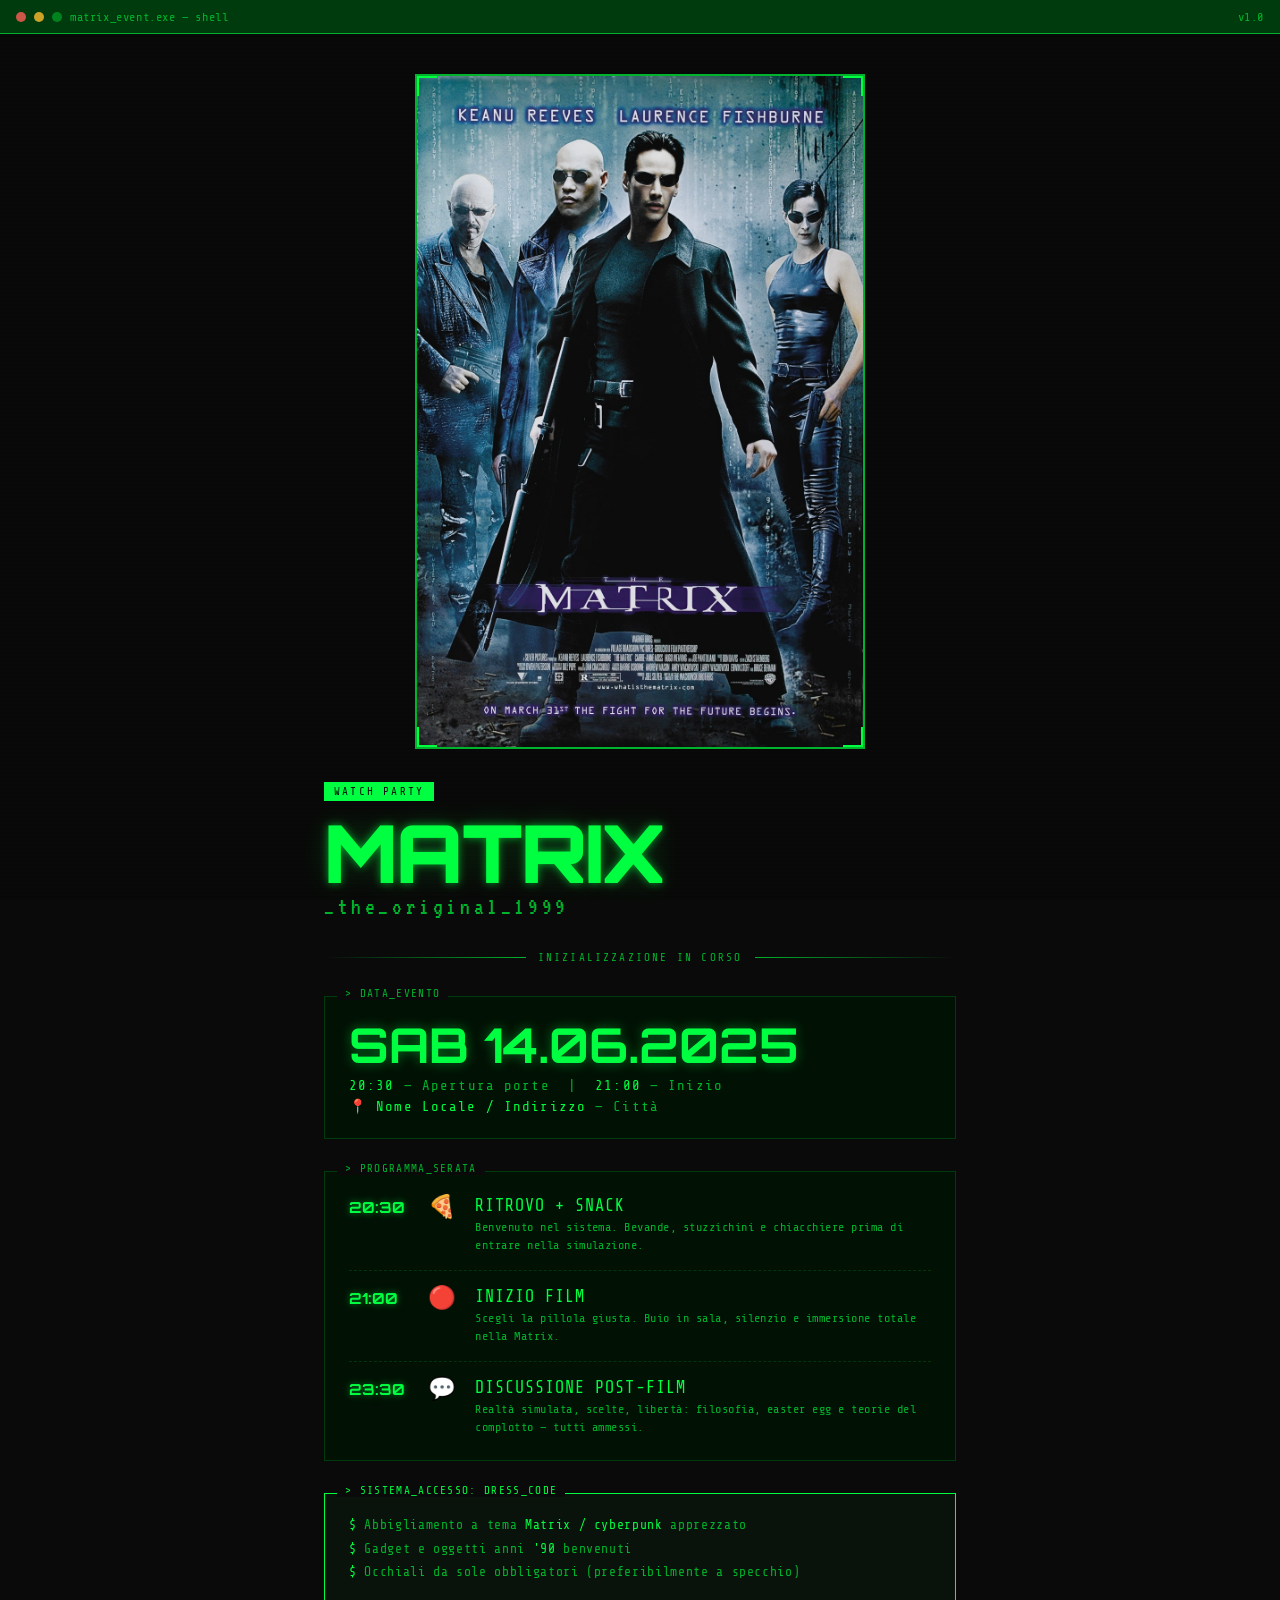
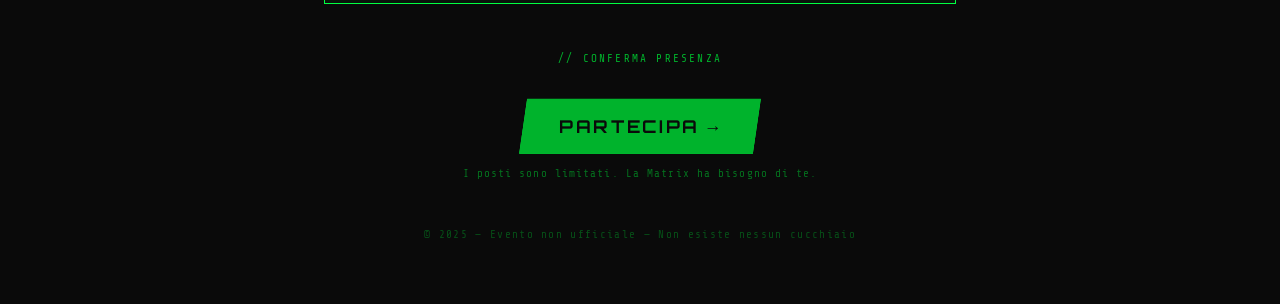
<file: src/index.html>
<!DOCTYPE html>
<html lang="it">
<head>
<meta charset="UTF-8">
<meta name="viewport" content="width=device-width, initial-scale=1.0">
<title>Matrix Watch Party</title>
<link href="https://fonts.googleapis.com/css2?family=Share+Tech+Mono&family=Orbitron:wght@400;700;900&family=VT323&display=swap" rel="stylesheet">
<link rel="icon" type="image/svg+xml" href="favicon.svg">
<link rel="stylesheet" href="style.css">
</head>
<body>

<canvas id="rain"></canvas>

<div class="terminal-bar">
  <span class="dot"></span>
  <span class="dot"></span>
  <span class="dot"></span>
  <span>matrix_event.exe — shell</span>
  <span class="terminal-bar-label">v1.0</span>
</div>

<div class="page">

  <!-- POSTER -->
  <div class="poster-wrap">
    <div class="poster-frame">
      <div class="poster-rain" aria-hidden="true" id="posterRain"></div>
      <img src="poster.jpg" alt="Matrix poster" id="event-poster">
      <div class="corner-tl"></div>
      <div class="corner-tr"></div>
      <div class="corner-bl"></div>
      <div class="corner-br"></div>
    </div>
  </div>

  <!-- TITLE -->
  <div style="margin-bottom: 2rem;">
    <span class="event-badge">Watch Party</span><br>
    <h1>Matrix</h1>
    <span class="title-sub">_the_original_1999</span>
  </div>

  <div class="divider">INIZIALIZZAZIONE IN CORSO</div>

  <!-- DATE -->
  <div class="date-block">
    <div class="date-big">SAB 14.06.2025</div>
    <div class="date-details">
      <span>20:30</span> &mdash; Apertura porte &nbsp;|&nbsp; <span>21:00</span> &mdash; Inizio
    </div>
    <div class="date-details" style="margin-top:0.3rem;">
      📍 <span>Nome Locale / Indirizzo</span> — Città
    </div>
  </div>

  <!-- PROGRAMME -->
  <div class="programme">
    <div class="prog-item">
      <div class="prog-time">20:30</div>
      <div class="prog-icon">🍕</div>
      <div class="prog-info">
        <div class="prog-title">RITROVO + SNACK</div>
        <div class="prog-desc">Benvenuto nel sistema. Bevande, stuzzichini e chiacchiere prima di entrare nella simulazione.</div>
      </div>
    </div>
    <div class="prog-item">
      <div class="prog-time">21:00</div>
      <div class="prog-icon">🔴</div>
      <div class="prog-info">
        <div class="prog-title">INIZIO FILM</div>
        <div class="prog-desc">Scegli la pillola giusta. Buio in sala, silenzio e immersione totale nella Matrix.</div>
      </div>
    </div>
    <div class="prog-item">
      <div class="prog-time">23:30</div>
      <div class="prog-icon">💬</div>
      <div class="prog-info">
        <div class="prog-title">DISCUSSIONE POST-FILM</div>
        <div class="prog-desc">Realtà simulata, scelte, libertà: filosofia, easter egg e teorie del complotto — tutti ammessi.</div>
      </div>
    </div>
  </div>

  <!-- DRESS CODE -->
  <div class="dresscode">
    <div class="dresscode-line">Abbigliamento a tema <b>Matrix / cyberpunk</b> apprezzato</div>
    <div class="dresscode-line">Gadget e oggetti anni <b>'90</b> benvenuti</div>
    <div class="dresscode-line">Occhiali da sole obbligatori (preferibilmente a specchio)</div>
  </div>

  <!-- RSVP -->
  <div class="rsvp-wrap">
    <span class="rsvp-label">// CONFERMA PRESENZA</span>
    <br>
    <a href="#" class="btn-rsvp">Partecipa →</a>
    <span class="rsvp-sub">I posti sono limitati. La Matrix ha bisogno di te.</span>
  </div>

  <footer>
    <p>© 2025 — Evento non ufficiale — Non esiste nessun cucchiaio</p>
  </footer>

</div>

<script src="script.js"></script>
</body>
</html>
</file>
<file: src/style.css>
*, *::before, *::after { box-sizing: border-box; margin: 0; padding: 0; }

:root {
  --green: #00ff41;
  --green-dim: #00b32c;
  --green-dark: #003b0d;
  --green-glow: rgba(0, 255, 65, 0.15);
  --black: #0a0a0a;
  --panel: rgba(0, 20, 5, 0.85);
}

html { scroll-behavior: smooth; }

body {
  background: var(--black);
  color: var(--green);
  font-family: 'Share Tech Mono', monospace;
  min-height: 100vh;
  overflow-x: hidden;
  position: relative;
}

/* ── Rain canvas ── */
#rain {
  position: fixed;
  top: 0; left: 0;
  width: 100%; height: 100%;
  z-index: 0;
  opacity: 0.18;
  pointer-events: none;
}

/* ── Scanlines overlay ── */
body::after {
  content: '';
  position: fixed;
  inset: 0;
  background: repeating-linear-gradient(
    0deg,
    transparent,
    transparent 2px,
    rgba(0,0,0,0.08) 2px,
    rgba(0,0,0,0.08) 4px
  );
  pointer-events: none;
  z-index: 1;
}

/* ── Main wrapper ── */
.page {
  position: relative;
  z-index: 2;
  max-width: 680px;
  margin: 0 auto;
  padding: 0 1.5rem 4rem;
}

/* ── Header / terminal bar ── */
.terminal-bar {
  display: flex;
  align-items: center;
  gap: 8px;
  padding: 0.6rem 1rem;
  background: var(--green-dark);
  border-bottom: 1px solid var(--green-dim);
  font-size: 12px;
  color: var(--green-dim);
  letter-spacing: 0.05em;
  position: sticky;
  top: 0;
  z-index: 10;
}
.terminal-bar .dot {
  width: 10px; height: 10px; border-radius: 50%;
  background: var(--green-dim);
  opacity: 0.6;
}
.terminal-bar .dot:first-child { background: #ff5f57; opacity: 0.8; }
.terminal-bar .dot:nth-child(2) { background: #febc2e; opacity: 0.8; }
.terminal-bar-label { margin-left: auto; }

/* ── Poster block ── */
.poster-wrap {
  margin: 2.5rem 0 2rem;
  position: relative;
}
.poster-frame {
  width: 100%;
  aspect-ratio: 2/3;
  max-width: 450px;
  margin: 0 auto;
  background: #000;
  border: 2px solid var(--green-dim);
  position: relative;
  overflow: hidden;
  display: flex;
  align-items: center;
  justify-content: center;
}
#event-poster {
  width: 100%;
  height: 100%;
  object-fit: cover;
  display: block;
  position: relative;
  z-index: 0;
}
.poster-frame::before {
  content: '';
  position: absolute;
  inset: 0;
  background:
    linear-gradient(135deg, rgba(0,255,65,0.05) 0%, transparent 50%),
    linear-gradient(225deg, rgba(0,255,65,0.04) 0%, transparent 60%);
}
.poster-placeholder {
  display: flex;
  flex-direction: column;
  align-items: center;
  gap: 1.5rem;
  text-align: center;
  padding: 2rem;
}
.poster-placeholder svg {
  width: 120px;
  height: 120px;
  opacity: 0.3;
}
.poster-placeholder-text {
  font-size: 13px;
  color: var(--green-dim);
  letter-spacing: 0.1em;
  opacity: 0.6;
}
/* Animated matrix chars on poster */
.poster-rain {
  position: absolute;
  inset: 0;
  display: grid;
  grid-template-columns: repeat(12, 1fr);
  overflow: hidden;
  opacity: 0.12;
  pointer-events: none;
  font-family: 'VT323', monospace;
  font-size: 22px;
}
.poster-col {
  display: flex;
  flex-direction: column;
  animation: fall linear infinite;
  animation-duration: calc(2s + var(--d, 0s));
  animation-delay: calc(var(--delay, 0s));
  color: var(--green);
  line-height: 1.1;
}
@keyframes fall {
  0%   { transform: translateY(-100%); }
  100% { transform: translateY(100%); }
}
.corner-tl, .corner-tr, .corner-bl, .corner-br {
  position: absolute;
  width: 20px; height: 20px;
  border-color: var(--green);
  border-style: solid;
}
.corner-tl { top: 0; left: 0; border-width: 2px 0 0 2px; }
.corner-tr { top: 0; right: 0; border-width: 2px 2px 0 0; }
.corner-bl { bottom: 0; left: 0; border-width: 0 0 2px 2px; }
.corner-br { bottom: 0; right: 0; border-width: 0 2px 2px 0; }

/* ── Glitch title ── */
.event-badge {
  display: inline-block;
  font-size: 11px;
  letter-spacing: 0.2em;
  color: var(--black);
  background: var(--green);
  padding: 3px 10px;
  margin-bottom: 0.8rem;
  text-transform: uppercase;
}
h1 {
  font-family: 'Orbitron', monospace;
  font-size: clamp(2.8rem, 10vw, 5rem);
  font-weight: 900;
  line-height: 0.95;
  letter-spacing: -0.02em;
  text-transform: uppercase;
  position: relative;
  display: inline-block;
  color: var(--green);
  text-shadow:
    0 0 8px rgba(0,255,65,0.6),
    0 0 30px rgba(0,255,65,0.2);
  animation: glitch 3s infinite;
}
@keyframes glitch {
  0%, 92%, 100% { text-shadow: 0 0 8px rgba(0,255,65,0.6), 0 0 30px rgba(0,255,65,0.2); transform: none; }
  93%  { clip-path: polygon(0 20%, 100% 20%, 100% 40%, 0 40%); transform: translate(-3px, 0); }
  94%  { clip-path: polygon(0 55%, 100% 55%, 100% 70%, 0 70%); transform: translate(3px, 0); color: #00ff99; }
  95%  { clip-path: none; transform: none; }
}
.title-sub {
  font-family: 'VT323', monospace;
  font-size: 1.5rem;
  color: var(--green-dim);
  letter-spacing: 0.15em;
  display: block;
  margin-top: 0.3rem;
}

/* ── Divider ── */
.divider {
  display: flex;
  align-items: center;
  gap: 0.75rem;
  margin: 2rem 0;
  color: var(--green-dim);
  font-size: 11px;
  letter-spacing: 0.2em;
}
.divider::before, .divider::after {
  content: '';
  flex: 1;
  height: 1px;
  background: linear-gradient(90deg, transparent, var(--green-dim));
}
.divider::after { background: linear-gradient(90deg, var(--green-dim), transparent); }

/* ── Date block ── */
.date-block {
  border: 1px solid var(--green-dark);
  background: var(--panel);
  padding: 1.5rem;
  position: relative;
  margin-bottom: 2rem;
}
.date-block::before {
  content: '> DATA_EVENTO';
  position: absolute;
  top: -10px;
  left: 12px;
  background: var(--black);
  padding: 0 8px;
  font-size: 11px;
  color: var(--green-dim);
  letter-spacing: 0.12em;
}
.date-big {
  font-family: 'Orbitron', monospace;
  font-size: clamp(1.8rem, 6vw, 3rem);
  font-weight: 700;
  line-height: 1;
  color: var(--green);
  text-shadow: 0 0 12px rgba(0,255,65,0.4);
}
.date-details {
  margin-top: 0.6rem;
  font-size: 14px;
  color: var(--green-dim);
  letter-spacing: 0.08em;
}
.date-details span { color: var(--green); }

/* ── Programme ── */
.programme {
  border: 1px solid var(--green-dark);
  background: var(--panel);
  padding: 1.5rem;
  position: relative;
  margin-bottom: 2rem;
}
.programme::before {
  content: '> PROGRAMMA_SERATA';
  position: absolute;
  top: -10px;
  left: 12px;
  background: var(--black);
  padding: 0 8px;
  font-size: 11px;
  color: var(--green-dim);
  letter-spacing: 0.12em;
}
.prog-item {
  display: flex;
  align-items: flex-start;
  gap: 1.2rem;
  padding: 1rem 0;
  border-bottom: 1px dashed rgba(0, 179, 44, 0.2);
}
.prog-item:last-child { border-bottom: none; padding-bottom: 0; }
.prog-item:first-child { padding-top: 0; }
.prog-time {
  font-family: 'Orbitron', monospace;
  font-size: 0.95rem;
  font-weight: 700;
  color: var(--green);
  min-width: 60px;
  padding-top: 2px;
  text-shadow: 0 0 6px rgba(0,255,65,0.5);
}
.prog-icon {
  font-size: 1.4rem;
  line-height: 1;
  flex-shrink: 0;
}
.prog-info {}
.prog-title {
  font-size: 1.05rem;
  letter-spacing: 0.06em;
  color: var(--green);
  margin-bottom: 3px;
}
.prog-desc {
  font-size: 12px;
  color: var(--green-dim);
  line-height: 1.5;
  letter-spacing: 0.04em;
}

/* ── Dress code ── */
.dresscode {
  border: 1px solid var(--green);
  background: rgba(0,255,65,0.04);
  padding: 1.2rem 1.5rem;
  position: relative;
  margin-bottom: 2rem;
  animation: pulse-border 3s ease-in-out infinite;
}
@keyframes pulse-border {
  0%, 100% { border-color: var(--green-dim); box-shadow: none; }
  50% { border-color: var(--green); box-shadow: 0 0 12px rgba(0,255,65,0.15); }
}
.dresscode::before {
  content: '> SISTEMA_ACCESSO: DRESS_CODE';
  position: absolute;
  top: -10px;
  left: 12px;
  background: var(--black);
  padding: 0 8px;
  font-size: 11px;
  color: var(--green);
  letter-spacing: 0.12em;
}
.dresscode-line {
  font-size: 13px;
  color: var(--green-dim);
  line-height: 1.8;
  letter-spacing: 0.05em;
}
.dresscode-line::before { content: '$ '; color: var(--green); }
.dresscode-line b { color: var(--green); font-weight: normal; }

/* ── RSVP ── */
.rsvp-wrap {
  text-align: center;
  padding: 1rem 0 0;
}
.rsvp-label {
  font-size: 11px;
  color: var(--green-dim);
  letter-spacing: 0.2em;
  margin-bottom: 1rem;
  display: block;
}
.btn-rsvp {
  display: inline-block;
  font-family: 'Orbitron', monospace;
  font-size: 1.1rem;
  font-weight: 700;
  letter-spacing: 0.15em;
  text-transform: uppercase;
  color: var(--black);
  background: var(--green);
  border: none;
  padding: 1rem 2.5rem;
  cursor: pointer;
  position: relative;
  transition: background 0.15s, transform 0.1s;
  clip-path: polygon(8px 0%, 100% 0%, calc(100% - 8px) 100%, 0% 100%);
  text-decoration: none;
}
.btn-rsvp::before {
  content: '';
  position: absolute;
  inset: -3px;
  background: var(--green-dim);
  z-index: -1;
  clip-path: polygon(8px 0%, 100% 0%, calc(100% - 8px) 100%, 0% 100%);
}
.btn-rsvp:hover {
  background: #00ff99;
  transform: translateY(-2px);
  box-shadow: 0 0 24px rgba(0,255,65,0.5);
}
.btn-rsvp:active { transform: translateY(0); }
.rsvp-sub {
  display: block;
  margin-top: 0.8rem;
  font-size: 11px;
  color: var(--green-dim);
  letter-spacing: 0.1em;
  opacity: 0.6;
}

/* ── Footer ── */
footer {
  margin-top: 3rem;
  text-align: center;
  font-size: 11px;
  color: var(--green-dim);
  opacity: 0.4;
  letter-spacing: 0.12em;
}

/* ── Flicker animation ── */
@keyframes flicker {
  0%, 100% { opacity: 1; }
  92% { opacity: 1; }
  93% { opacity: 0.4; }
  94% { opacity: 1; }
  96% { opacity: 0.6; }
  97% { opacity: 1; }
}
.page { animation: flicker 12s infinite; }
</file>
